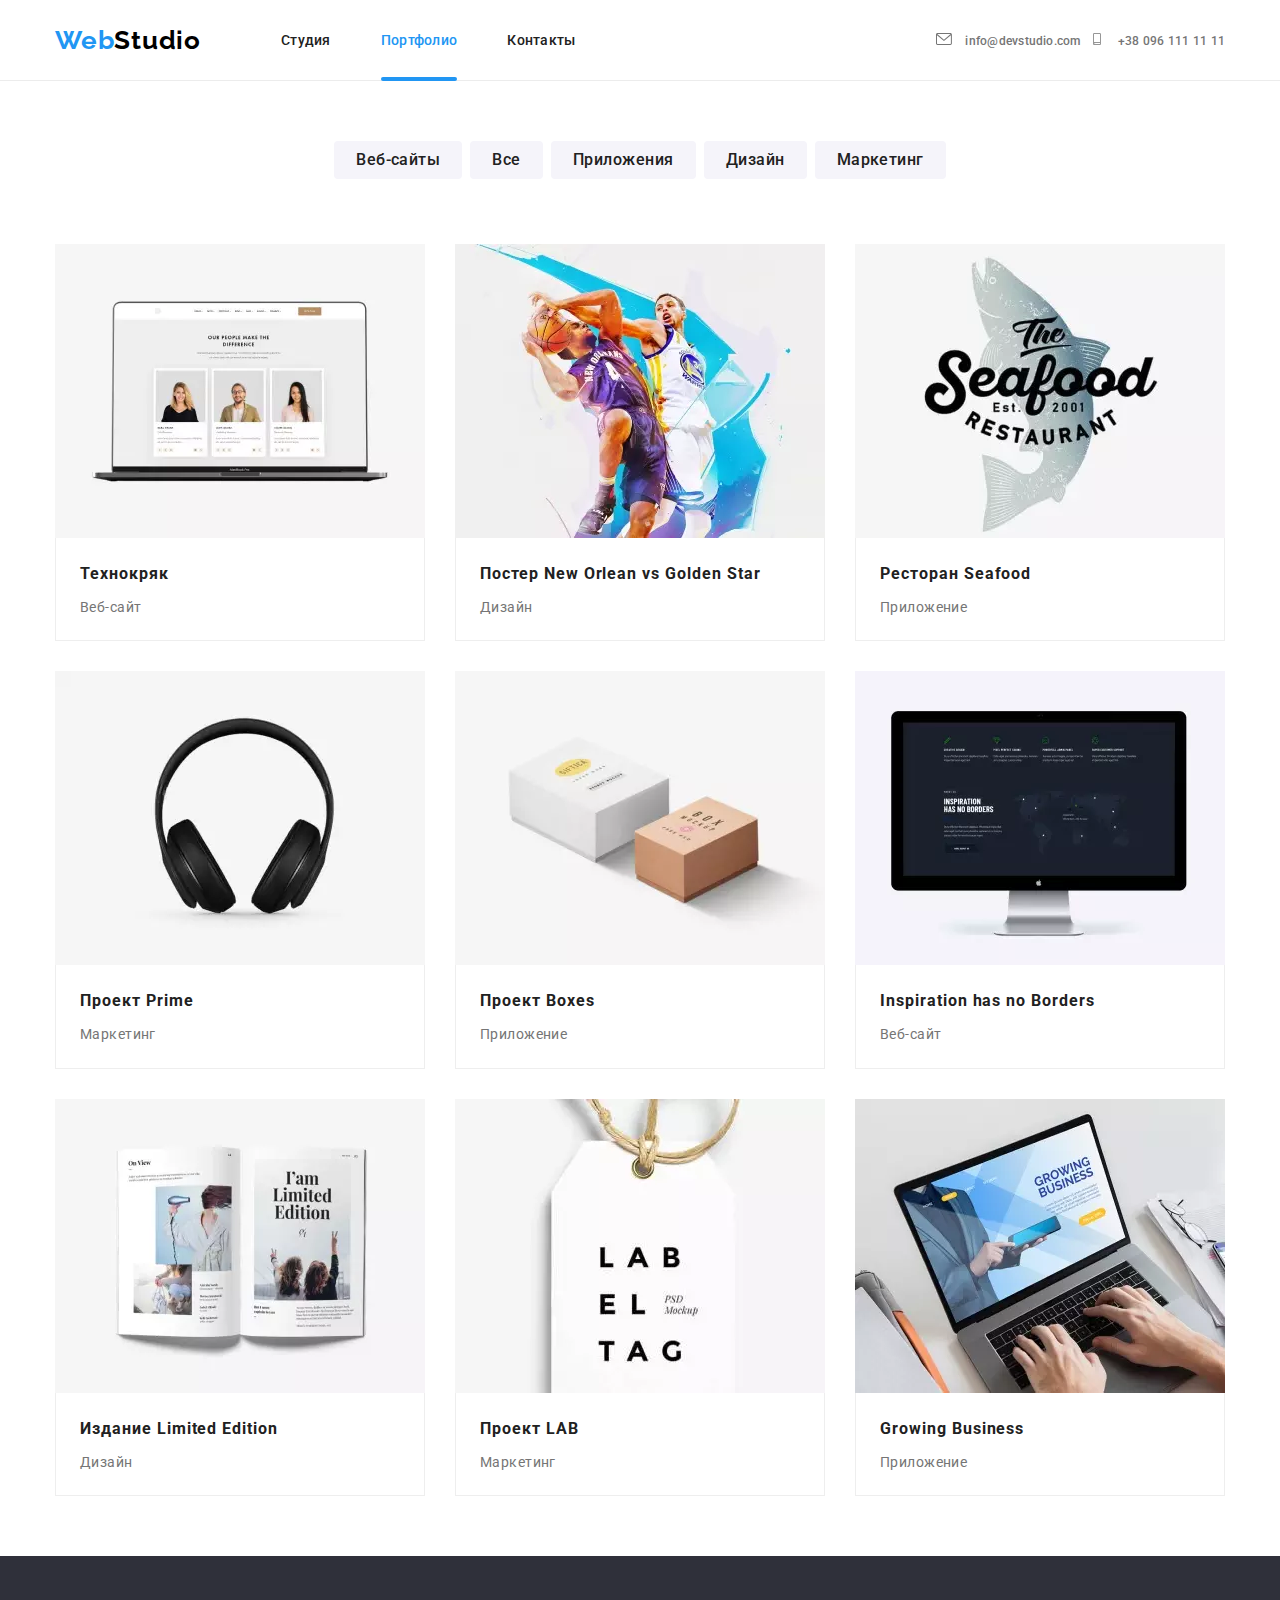
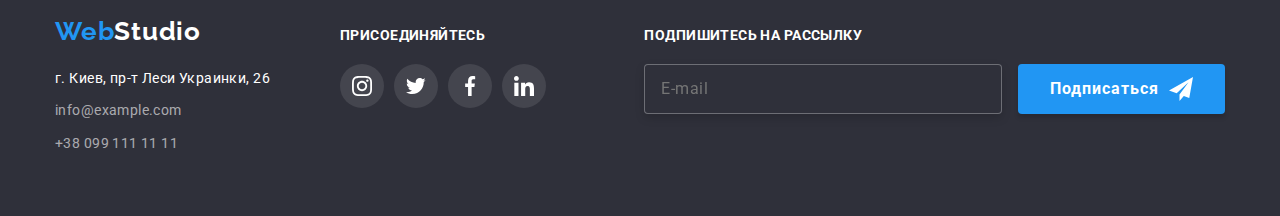
<file: portfolio.html>
<!DOCTYPE html>
<html lang="ru">
	<head>
		<meta charset="UTF-8" />
		<meta name="viewport" content="width=device-width, initial-scale=1.0" />
		<title>Document</title>

		<link
			href="https://fonts.googleapis.com/css2?family=Raleway:wght@400;500;700&family=Roboto:wght@400;500;700;900&display=swap"
			rel="stylesheet"
		/>
		<link
			rel="stylesheet"
			href="https://cdnjs.cloudflare.com/ajax/libs/modern-normalize/0.7.0/modern-normalize.min.css"
		/>
		<link rel="stylesheet" href="./css/portfolio.min.css" />
	</head>
	<body>
		<!-- Навигация -->

		<header class="page-header">
			<div class="container page-header__container">
				<nav class="nav">
					<a href="./index.html" class="link logo">
						<span class="logo__web">Web</span><span class="logo__studio">Studio</span></a
					>
					<button
						type="button"
						class="nav__button"
						data-menu-button
						aria-expanded="false"
						aria-controls="menu-container"
					>
						<svg width="40" height="40" aria-label="Переключатель мобильного меню">
							<use class="icon-menu" href="./images/symbol-defs.svg#menu-nav"></use>
							<use class="icon-cross" href="./images/symbol-defs.svg#close-nav"></use>
						</svg>
					</button>
					<div class="nav__container" id="menu-container" data-menu>
						<ul class="menu">
							<li class="menu__item">
								<a href="./index.html" class="link menu__link">Студия</a>
							</li>
							<li class="menu__item">
								<a href="./portfolio.html" class="link menu__link menu__link--current">Портфолио</a>
							</li>
							<li class="menu__item"><a href="" class="link menu__link">Контакты</a></li>
						</ul>
						<ul class="contacts-header">
							<li class="contacts-header__item">
								<a href="mailto:info@devstudio.com" class="contacts-header__link link">
									<svg class="contacts-header__icon">
										<use href="./images/symbol-defs.svg#icon-envelope"></use>
									</svg>
									info@devstudio.com</a
								>
							</li>
							<li class="contacts-header__item">
								<a href="tel:+380961111111" class="contacts-header__link link">
									<svg class="contacts-header__icon">
										<use href="./images/symbol-defs.svg#icon-smartphone"></use>
									</svg>
									+38 096 111 11 11</a
								>
							</li>
						</ul>
					</div>
				</nav>
			</div>
		</header>
		<main>
			<section class="section">
				<div class="container">
					<h1 class="visually-hidden">Портфолио</h1>
					<ul class="gallery-menu">
						<li class="gallery-menu__item">
							<button type="button" class="gallery-menu__btn" name="Веб-сайты">Веб-сайты</button>
						</li>
						<li class="gallery-menu__item"><button type="button" class="gallery-menu__btn" name="Все">Все</button></li>
						<li class="gallery-menu__item">
							<button type="button" class="gallery-menu__btn" name="Приложения">Приложения</button>
						</li>
						<li class="gallery-menu__item">
							<button type="button" class="gallery-menu__btn" name="Дизайн">Дизайн</button>
						</li>
						<li class="gallery-menu__item">
							<button type="button" class="gallery-menu__btn" name="Маркетинг">Маркетинг</button>
						</li>
					</ul>
				</div>
				<div class="container">
					<ul class="gallery">
						<li class="gallery__item">
							<a href="" class="link">
								<div class="gallery__img">
									<picture>
										<source
											srcset="
												./images/desktop/tehno-desk.webp   1x,
												./images/desktop/tehno-desk.jpg    1x,
												./images/desktop/tehno-desk@2x.jpg 2x
											"
											type="image/webp"
											media="(min-width:1200px)"
										/>
										<source
											srcset="
												./images/tablet/tehno.webp       1x,
												./images/tablet/tehno-tab.jpg    1x,
												./images/tablet/tehno-tab@2x.jpg 2x
											"
											type="image/webp"
											media="(min-width:768px)"
										/>
										<source
											srcset="
												./images/mobile/tehno.webp       1x,
												./images/mobile/tehno-mob.jpg    1x,
												./images/mobile/tehno-mob@2x.jpg 2x
											"
											type="image/webp"
											media="(max-width:767px)"
										/>
										<img src="./images/portfolio/tehnokryak.jpg" alt="" width="370" />
									</picture>
									<p class="gallery__overlay">
										Технокряк это современная площадка распространения коронавируса. Компании используют эту платформу
										для цифрового шпионажа и атак на защищённые сервера конкурентов.
									</p>
								</div>
								<div class="gallery__content">
									<h2 class="section__subtitle gallery__title">Технокряк</h2>
									<p class="gallery__text">Веб-сайт</p>
								</div>
							</a>
						</li>
						<li class="gallery__item">
							<a href="" class="link">
								<div class="gallery__img">
									<picture>
										<source
											srcset="
												./images/desktop/orlean-desk.webp   1x,
												./images/desktop/orlean-desk.jpg    1x,
												./images/desktop/orlean-desk@2x.jpg 2x
											"
											type="image/webp"
											media="(min-width:1200px)"
										/>
										<source
											srcset="
												./images/tablet/orlean.webp       1x,
												./images/tablet/orlean-tab.jpg    1x,
												./images/tablet/orlean-tab@2x.jpg 2x
											"
											type="image/webp"
											media="(min-width:768px)"
										/>
										<source
											srcset="
												./images/mobile/orlean.webp       1x,
												./images/mobile/orlean-mob.jpg    1x,
												./images/mobile/orlean-mob@2x.jpg 2x
											"
											type="image/webp"
											media="(max-width:767px)"
										/>
										<img src="./images/portfolio/new-orlean.jpg" alt="" width="370" />
									</picture>
									<p class="gallery__overlay">
										Технокряк это современная площадка распространения коронавируса. Компании используют эту платформу
										для цифрового шпионажа и атак на защищённые сервера конкурентов.
									</p>
								</div>
								<div class="gallery__content">
									<h2 class="section__subtitle gallery__title">Постер New Orlean vs Golden Star</h2>
									<p class="gallery__text">Дизайн</p>
								</div>
							</a>
						</li>
						<li class="gallery__item">
							<a href="" class="link">
								<div class="gallery__img">
									<picture>
										<source
											srcset="
												./images/desktop/sea-desk.webp   1x,
												./images/desktop/sea-desk.jpg    1x,
												./images/desktop/sea-desk@2x.jpg 2x
											"
											type="image/webp"
											media="(min-width:1200px)"
										/>
										<source
											srcset="
												./images/tablet/sea.webp       1x,
												./images/tablet/sea-tab.jpg    1x,
												./images/tablet/sea-tab@2x.jpg 2x
											"
											type="image/webp"
											media="(min-width:768px)"
										/>
										<source
											srcset="
												./images/mobile/sea.webp       1x,
												./images/mobile/sea-mob.jpg    1x,
												./images/mobile/sea-mob@2x.jpg 2x
											"
											type="image/webp"
											media="(max-width:767px)"
										/>
										<img src="./images/portfolio/seafood.jpg" alt="" width="370" />
									</picture>
									<p class="gallery__overlay">
										Технокряк это современная площадка распространения коронавируса. Компании используют эту платформу
										для цифрового шпионажа и атак на защищённые сервера конкурентов.
									</p>
								</div>
								<div class="gallery__content">
									<h2 class="section__subtitle gallery__title">Ресторан Seafood</h2>
									<p class="gallery__text">Приложение</p>
								</div>
							</a>
						</li>
						<li class="gallery__item">
							<a href="" class="link">
								<div class="gallery__img">
									<picture>
										<source
											srcset="
												./images/desktop/prime-desk.webp   1x,
												./images/desktop/prime-desk.jpg    1x,
												./images/desktop/prime-desk@2x.jpg 2x
											"
											type="image/webp"
											media="(min-width:1200px)"
										/>
										<source
											srcset="
												./images/tablet/prime.webp       1x,
												./images/tablet/prime-tab.jpg    1x,
												./images/tablet/prime-tab@2x.jpg 2x
											"
											type="image/webp"
											media="(min-width:768px)"
										/>
										<source
											srcset="
												./images/mobile/prime.webp       1x,
												./images/mobile/prime-mob.jpg    1x,
												./images/mobile/prime-mob@2x.jpg 2x
											"
											type="image/webp"
											media="(max-width:767px)"
										/>
										<img src="./images/portfolio/prime.jpg" alt="" width="370" />
									</picture>
									<p class="gallery__overlay">
										Технокряк это современная площадка распространения коронавируса. Компании используют эту платформу
										для цифрового шпионажа и атак на защищённые сервера конкурентов.
									</p>
								</div>
								<div class="gallery__content">
									<h2 class="section__subtitle gallery__title">Проект Prime</h2>
									<p class="gallery__text">Маркетинг</p>
								</div>
							</a>
						</li>
						<li class="gallery__item">
							<a href="" class="link">
								<div class="gallery__img">
									<picture>
										<source
											srcset="
												./images/desktop/box-desk.webp   1x,
												./images/desktop/box-desk.jpg    1x,
												./images/desktop/box-desk@2x.jpg 2x
											"
											type="image/webp"
											media="(min-width:1200px)"
										/>
										<source
											srcset="
												./images/tablet/box.webp       1x,
												./images/tablet/box-tab.jpg    1x,
												./images/tablet/box-tab@2x.jpg 2x
											"
											type="image/webp"
											media="(min-width:768px)"
										/>
										<source
											srcset="
												./images/mobile/box.webp       1x,
												./images/mobile/box-mob.jpg    1x,
												./images/mobile/box-mob@2x.jpg 2x
											"
											type="image/webp"
											media="(max-width:767px)"
										/>
										<img src="./images/portfolio/boxes.jpg" alt="" width="370" />
									</picture>
									<p class="gallery__overlay">
										Технокряк это современная площадка распространения коронавируса. Компании используют эту платформу
										для цифрового шпионажа и атак на защищённые сервера конкурентов.
									</p>
								</div>
								<div class="gallery__content">
									<h2 class="section__subtitle gallery__title">Проект Boxes</h2>
									<p class="gallery__text">Приложение</p>
								</div>
							</a>
						</li>
						<li class="gallery__item">
							<a href="" class="link">
								<div class="gallery__img">
									<picture>
										<source
											srcset="
												./images/desktop/insp-desk.webp   1x,
												./images/desktop/insp-desk.jpg    1x,
												./images/desktop/insp-desk@2x.jpg 2x
											"
											type="image/webp"
											media="(min-width:1200px)"
										/>
										<source
											srcset="
												./images/tablet/insp.webp       1x,
												./images/tablet/insp-tab.jpg    1x,
												./images/tablet/insp-tab@2x.jpg 2x
											"
											type="image/webp"
											media="min-width: 768px"
										/>
										<source
											srcset="
												./images/mobile/ins.webp       1x,
												./images/mobile/ins-mob.jpg    1x,
												./images/mobile/ins-mob@2x.jpg 2x
											"
											type="image/webp"
											media="(max-width:767px)"
										/>
										<img src="./images/portfolio/inspiration.jpg" alt="" width="370" />
									</picture>
									<p class="gallery__overlay">
										Технокряк это современная площадка распространения коронавируса. Компании используют эту платформу
										для цифрового шпионажа и атак на защищённые сервера конкурентов.
									</p>
								</div>
								<div class="gallery__content">
									<h2 class="section__subtitle gallery__title">Inspiration has no Borders</h2>
									<p class="gallery__text">Веб-сайт</p>
								</div>
							</a>
						</li>
						<li class="gallery__item">
							<a href="" class="link">
								<div class="gallery__img">
									<picture>
										<source
											srcset="
												./images/desktop/lim-desk.webp   1x,
												./images/desktop/lim-desk.jpg    1x,
												./images/desktop/lim-desk@2x.jpg 2x
											"
											type="image/webp"
											media="(min-width:1200px)"
										/>
										<source
											srcset="
												./images/tablet/lim.webp       1x,
												./images/tablet/lim-tab.jpg    1x,
												./images/tablet/lim-tab@2x.jpg 2x
											"
											type="image/webp"
											media="(min-width:768px)"
										/>
										<source
											srcset="
												./images/mobile/lim.webp       1x,
												./images/mobile/lim-mob.jpg    1x,
												./images/mobile/lim-mob@2x.jpg 2x
											"
											type="image/webp"
											media="(max-width:767px)"
										/>
										<img src="./images/portfolio/limited.jpg" alt="" width="370" />
									</picture>
									<p class="gallery__overlay">
										Технокряк это современная площадка распространения коронавируса. Компании используют эту платформу
										для цифрового шпионажа и атак на защищённые сервера конкурентов.
									</p>
								</div>
								<div class="gallery__content">
									<h2 class="section__subtitle gallery__title">Издание Limited Edition</h2>
									<p class="gallery__text">Дизайн</p>
								</div>
							</a>
						</li>
						<li class="gallery__item">
							<a href="" class="link">
								<div class="gallery__img">
									<picture>
										<source
											srcset="
												./images/desktop/lab-desk.webp   1x,
												./images/desktop/lab-desk.jpg    1x,
												./images/desktop/lab-desk@2x.jpg 2x
											"
											type="image/webp"
											media="(min-width:1200px)"
										/>
										<source
											srcset="
												./images/tablet/lab.webp       1x,
												./images/tablet/lab-tab.jpg    1x,
												./images/tablet/lab-tab@2x.jpg 2x
											"
											type="image/webp"
											media="(min-width:768px)"
										/>
										<source
											srcset="
												./images/mobile/lab.webp       1x,
												./images/mobile/lab-mob.jpg    1x,
												./images/mobile/lab-mob@2x.jpg 2x
											"
											type="image/webp"
											media="(max-width:767px)"
										/>
										<img src="./images/portfolio/lab.jpg" alt="" width="370" />
									</picture>
									<p class="gallery__overlay">
										Технокряк это современная площадка распространения коронавируса. Компании используют эту платформу
										для цифрового шпионажа и атак на защищённые сервера конкурентов.
									</p>
								</div>
								<div class="gallery__content">
									<h2 class="section__subtitle gallery__title">Проект LAB</h2>
									<p class="gallery__text">Маркетинг</p>
								</div>
							</a>
						</li>
						<li class="gallery__item">
							<a href="" class="link">
								<div class="gallery__img">
									<picture>
										<source
											srcset="
												./images/desktop/business-desk.webp   1x,
												./images/desktop/business-desk.jpg    1x,
												./images/desktop/business-desk@2x.jpg 2x
											"
											type="image/webp"
											media="(min-width:1200px)"
										/>
										<source
											srcset="
												./images/tablet/business.webp       1x,
												./images/tablet/business-tab.jpg    1x,
												./images/tablet/business-tab@2x.jpg 2x
											"
											type="image/webp"
											media="(min-width:768px)"
										/>
										<source
											srcset="
												./images/mobile/business.webp       1x,
												./images/mobile/business-mob.jpg    1x,
												./images/mobile/business-mob@2x.jpg 2x
											"
											type="image/webp"
											media="(max-width:767px)"
										/>
										<img src="./images/portfolio/business.jpg" alt="" width="370" />
									</picture>
									<p class="gallery__overlay">
										Технокряк это современная площадка распространения коронавируса. Компании используют эту платформу
										для цифрового шпионажа и атак на защищённые сервера конкурентов.
									</p>
								</div>
								<div class="gallery__content">
									<h2 class="section__subtitle gallery__title">Growing Business</h2>
									<p class="gallery__text">Приложение</p>
								</div>
							</a>
						</li>
					</ul>
				</div>
			</section>
		</main>
		<footer class="page-footer">
			<div class="container page-footer__container">
				<div class="desktop">
					<div class="contacts-container">
						<a href="./index.html" class="link logo page-footer__logo">
							<span class="logo__web">Web</span><span class="logo__studio--footer">Studio</span></a
						>
						<address class="address">
							<span class="address__text">г. Киев, пр-т Леси Украинки, 26</span>
							<a href="mailto:info@example.com" class="address__item link">info@example.com</a>
							<a href="tel:+380991111111" class="address__item link">+38 099 111 11 11</a>
						</address>
					</div>
					<div class="join-container">
						<p class="text-footer">Присоединяйтесь</p>
						<ul class="social">
							<li class="social__item">
								<a href="" class="social__link social__link--bg">
									<svg class="icon" width="20" height="20">
										<use href="./images/symbol-defs.svg#icon-instagram"></use>
									</svg>
								</a>
							</li>
							<li class="social__item">
								<a href="" class="social__link social__link--bg">
									<svg class="icon" width="20" height="20">
										<use href="./images/symbol-defs.svg#icon-twitter"></use>
									</svg>
								</a>
							</li>
							<li class="social__item">
								<a href="" class="social__link social__link--bg">
									<svg class="icon" width="20" height="20">
										<use href="./images/symbol-defs.svg#icon-facebook"></use>
									</svg>
								</a>
							</li>
							<li class="social__item">
								<a href="" class="social__link social__link--bg">
									<svg class="icon" width="20" height="20">
										<use href="./images/symbol-defs.svg#icon-linkedin"></use>
									</svg>
								</a>
							</li>
						</ul>
					</div>
				</div>

				<form class="subscribe-form">
					<label>
						<span class="text-footer">Подпишитесь на рассылку</span>
						<input type="text" name="email" placeholder="E-mail" class="input-footer" />
					</label>

					<button type="submit" class="button submit-btn" name="Подписаться">Подписаться</button>
				</form>
			</div>
		</footer>
		<script src="./js/menu.js"></script>
	</body>
</html>
</file>
<file: css/portfolio.min.css>
/*! normalize.css v8.0.1 | MIT License | github.com/necolas/normalize.css */html{line-height:1.15;-webkit-text-size-adjust:100%}body{margin:0}main{display:block}h1{font-size:2em;margin:0.67em 0}hr{box-sizing:content-box;height:0;overflow:visible}pre{font-family:monospace, monospace;font-size:1em}a{background-color:transparent}abbr[title]{border-bottom:none;text-decoration:underline;text-decoration:underline dotted}b,strong{font-weight:bolder}code,kbd,samp{font-family:monospace, monospace;font-size:1em}small{font-size:80%}sub,sup{font-size:75%;line-height:0;position:relative;vertical-align:baseline}sub{bottom:-0.25em}sup{top:-0.5em}img{border-style:none}button,input,optgroup,select,textarea{font-family:inherit;font-size:100%;line-height:1.15;margin:0}button,input{overflow:visible}button,select{text-transform:none}button,[type="button"],[type="reset"],[type="submit"]{-webkit-appearance:button}button::-moz-focus-inner,[type="button"]::-moz-focus-inner,[type="reset"]::-moz-focus-inner,[type="submit"]::-moz-focus-inner{border-style:none;padding:0}button:-moz-focusring,[type="button"]:-moz-focusring,[type="reset"]:-moz-focusring,[type="submit"]:-moz-focusring{outline:1px dotted ButtonText}fieldset{padding:0.35em 0.75em 0.625em}legend{box-sizing:border-box;color:inherit;display:table;max-width:100%;padding:0;white-space:normal}progress{vertical-align:baseline}textarea{overflow:auto}[type="checkbox"],[type="radio"]{box-sizing:border-box;padding:0}[type="number"]::-webkit-inner-spin-button,[type="number"]::-webkit-outer-spin-button{height:auto}[type="search"]{-webkit-appearance:textfield;outline-offset:-2px}[type="search"]::-webkit-search-decoration{-webkit-appearance:none}::-webkit-file-upload-button{-webkit-appearance:button;font:inherit}details{display:block}summary{display:list-item}template{display:none}[hidden]{display:none}.visually-hidden{position:absolute;width:1px;height:1px;margin:-1px;border:0;padding:0;clip:rect(0 0 0 0);clip-path:inset(50%);overflow:hidden;white-space:nowrap}body{font-family:"Roboto", sans-serif;background-color:#fff;color:#757575}body.modal-open{overflow:hidden}p{margin:0;color:#757575}img{display:block;min-width:100%;height:auto}ul{list-style:none;margin:0;padding:0}button{border:none;font:inherit;cursor:pointer}textarea{resize:none;height:120px}.link{text-decoration:none}.container{width:100%;padding-left:15px;padding-right:15px;margin-left:auto;margin-right:auto}@media screen and (min-width: 480px){.container{width:480px}}@media screen and (min-width: 768px){.container{width:768px}}@media screen and (min-width: 1200px){.container{width:1200px}}.section{padding-top:60px;padding-bottom:60px}.section__title{margin-top:0;margin-bottom:30px;color:#212121;font-weight:700;font-size:36px;line-height:1.16;text-align:center;letter-spacing:0.03em}.section__subtitle{margin:0;margin-bottom:10px;color:#212121}.button{transition:background-color 250ms cubic-bezier(0.4, 0, 0.2, 1);box-shadow:0px 4px 4px rgba(0,0,0,0.15);border-radius:4px;padding:10px 32px;min-width:200px;background-color:#2196f3;color:#fff;font-weight:bold;font-size:16px;line-height:1.87;text-align:center;letter-spacing:0.06em;outline:none}.button:hover{background:#188ce8;box-shadow:0px 4px 4px rgba(0,0,0,0.15);border-radius:4px}.page-header{position:relative;border-bottom:1px solid #ececec}.nav{display:flex;min-height:60px;align-items:center;justify-content:space-between}@media screen and (min-width: 768px){.nav{min-height:80px}}@media screen and (min-width: 768px){.menu{display:flex;align-items:center;padding-left:80px}}@media screen and (max-width: 767px){.menu__item{margin-bottom:40px}}@media screen and (min-width: 768px){.menu__item:not(:last-child){margin-right:50px}}.menu__link{position:relative;transition:color 250ms cubic-bezier(0.4, 0, 0.2, 1);color:#212121;font-weight:500;font-size:18px;line-height:1.16;letter-spacing:0.02em}@media screen and (min-width: 768px){.menu__link{font-size:14px;line-height:1.16}}.menu__link--current{color:#2196f3}.menu__link--current::after{content:"";position:absolute;left:0;bottom:-8px;height:4px;width:100%;border-radius:2px;background-color:#2196f3}@media screen and (min-width: 768px){.menu__link--current::after{bottom:-33px}}.menu__link:hover,.menu__link:focus{color:#2196f3}@media screen and (max-width: 767px){.contacts-header__item:not(:last-child){margin-bottom:16px}}@media screen and (min-width: 768px){.contacts-header__item:not(:last-child){margin-bottom:10px}}@media screen and (min-width: 1200px){.contacts-header{display:flex;align-items:center}.contacts-header__item:not(:last-child){margin-bottom:0;margin-right:8px}}.contacts-header__icon{width:16px;height:12px;margin-right:10px;fill:currentColor}.contacts-header__link{transition:color 250ms cubic-bezier(0.4, 0, 0.2, 1);font-weight:500;font-size:14px;line-height:1.14;letter-spacing:0.02em;color:#757575}.contacts-header__link:hover,.contacts-header__link:focus{color:#2196f3}@media screen and (min-width: 768px){.contacts-header__link{font-size:12px;line-height:1.16}}.nav__button{display:inline-flex;margin:0;padding:0;border:none;background-color:transparent}.nav__button:hover,.nav__button:focus{fill:#2196f3}.nav__button .icon-cross{display:none}@media screen and (min-width: 768px){.nav__button{display:none}}.nav__button.is-open .icon-cross{display:block}.nav__button.is-open .icon-menu{display:none}@media screen and (max-width: 767px){.nav__container{display:none;position:absolute;top:102%;left:0;width:100%;padding-top:60px;padding-bottom:60px;background-color:#fff;text-align:center}.nav__container.is-open{display:block;z-index:1}}@media screen and (min-width: 768px){.nav__container{display:flex;justify-content:space-between;flex-grow:1}}.page-header{position:relative;border-bottom:1px solid #ececec}.nav{display:flex;min-height:60px;align-items:center;justify-content:space-between}@media screen and (min-width: 768px){.nav{min-height:80px}}@media screen and (min-width: 768px){.menu{display:flex;align-items:center;padding-left:80px}}@media screen and (max-width: 767px){.menu__item{margin-bottom:40px}}@media screen and (min-width: 768px){.menu__item:not(:last-child){margin-right:50px}}.menu__link{position:relative;transition:color 250ms cubic-bezier(0.4, 0, 0.2, 1);color:#212121;font-weight:500;font-size:18px;line-height:1.16;letter-spacing:0.02em}@media screen and (min-width: 768px){.menu__link{font-size:14px;line-height:1.16}}.menu__link--current{color:#2196f3}.menu__link--current::after{content:"";position:absolute;left:0;bottom:-8px;height:4px;width:100%;border-radius:2px;background-color:#2196f3}@media screen and (min-width: 768px){.menu__link--current::after{bottom:-33px}}.menu__link:hover,.menu__link:focus{color:#2196f3}@media screen and (max-width: 767px){.contacts-header__item:not(:last-child){margin-bottom:16px}}@media screen and (min-width: 768px){.contacts-header__item:not(:last-child){margin-bottom:10px}}@media screen and (min-width: 1200px){.contacts-header{display:flex;align-items:center}.contacts-header__item:not(:last-child){margin-bottom:0;margin-right:8px}}.contacts-header__icon{width:16px;height:12px;margin-right:10px;fill:currentColor}.contacts-header__link{transition:color 250ms cubic-bezier(0.4, 0, 0.2, 1);font-weight:500;font-size:14px;line-height:1.14;letter-spacing:0.02em;color:#757575}.contacts-header__link:hover,.contacts-header__link:focus{color:#2196f3}@media screen and (min-width: 768px){.contacts-header__link{font-size:12px;line-height:1.16}}.logo{font-family:"Raleway", sans-serif;font-weight:700;font-size:26px;line-height:1.19;letter-spacing:0.03em}.logo__web{color:#2196f3}.logo__studio{color:#000000}.logo__studio--footer{font-weight:700;color:#fff}.social{display:flex;justify-content:center}.social__item:not(:last-child){margin-right:10px}.social__link{display:inline-flex;justify-content:center;align-items:center;background-color:#fff;border-radius:50%;width:44px;height:44px;transition:background-color 250ms cubic-bezier(0.4, 0, 0.2, 1)}.social__link:hover,.social__link:focus{background-color:#2196f3}.social__link--bg{background-color:rgba(255,255,255,0.1);border-radius:50%}.social__icon{transition:fill 250ms cubic-bezier(0.4, 0, 0.2, 1);fill:#afb1b8}.social__link:hover .social__icon,.social__link:focus .social__icon{fill:#fff}.gallery-menu{display:flex;flex-wrap:wrap;margin-bottom:50px;justify-content:start}@media screen and (min-width: 768px){.gallery-menu{justify-content:center}}.gallery-menu__item:not(:last-child){margin-right:8px}.gallery-menu__item:nth-child(-n+2){margin-bottom:15px}.gallery-menu__btn{border-radius:4px;padding:6px 22px;transition:background-color 250ms cubic-bezier(0.4, 0, 0.2, 1),color 250ms cubic-bezier(0.4, 0, 0.2, 1),box-shadow 250ms cubic-bezier(0.4, 0, 0.2, 1);background-color:#f5f4fa;color:#212121;font-weight:500;font-size:16px;line-height:1.6;letter-spacing:0.03em}.gallery-menu__btn:hover,.gallery-menu__btn:focus{background-color:#2196f3;color:#fff;box-shadow:0px 4px 4px rgba(0,0,0,0.15)}@media screen and (min-width: 768px){.gallery{display:flex;flex-wrap:wrap}}.gallery__img{position:relative;overflow:hidden}.gallery__content{padding:20px 24px;border-bottom:1px solid #eeeeee;border-left:1px solid #eeeeee;border-right:1px solid #eeeeee}.gallery__title{margin-bottom:4px;font-weight:bold;font-style:normal;font-size:16px;line-height:2;letter-spacing:0.06em}.gallery__text{font-weight:400;font-size:14px;line-height:1.9;letter-spacing:0.03em}.gallery__item{margin-bottom:30px;transition:transform 250ms cubic-bezier(0.4, 0, 0.2, 1)}.gallery__item:hover,.gallery__item:focus{box-shadow:0px 1px 1px rgba(0,0,0,0.12),0px 4px 4px rgba(0,0,0,0.06),1px 4px 6px rgba(0,0,0,0.16)}@media screen and (min-width: 768px){.gallery__item{width:calc((100% - 30px) / 2);margin-right:30px}.gallery__item:nth-child(even){margin-right:0}}@media screen and (min-width: 1200px){.gallery__item{flex-basis:calc((100% - 2 * 30px) / 3)}.gallery__item:nth-child(even){margin-right:30px}.gallery__item:nth-child(3n+1){margin-left:0}.gallery__item:nth-child(3n){margin-right:0}.gallery__item:nth-last-child(-n+3){margin-bottom:0}}.gallery__overlay{position:absolute;top:0;left:0;width:100%;height:100%;margin:0;padding:63px 24px;transform:translateY(100%);opacity:0;transition:transform 250ms cubic-bezier(0.4, 0, 0.2, 1),opacity 250ms cubic-bezier(0.4, 0, 0.2, 1);font-weight:normal;font-size:18px;line-height:1.5;letter-spacing:0.03em;color:#fff;background-color:rgba(33,150,243,0.9)}.gallery__item:hover .gallery__overlay,.gallery__item:focus .gallery__overlay{transform:translateY(0);opacity:1}.page-footer{padding-top:60px;padding-bottom:60px;background-color:#2f303a}.page-footer__logo{display:block;width:154px;margin-left:auto;margin-right:auto;margin-bottom:20px}@media screen and (min-width: 1200px){.page-footer__logo{margin-left:0}}.page-footer .icon{fill:#fff}@media screen and (min-width: 1200px){.page-footer__container{display:flex;align-items:baseline}}.logo__studio--footer{font-weight:700;color:#fff}@media screen and (max-width: 1199px){.contacts-container{margin-bottom:60px}}@media screen and (max-width: 1199px){.join-container{margin-bottom:60px}}@media screen and (min-width: 1200px){.join-container{margin-left:70px}}.text-footer{margin-bottom:20px;text-align:center;color:#fff;font-weight:bold;font-size:14px;line-height:1.1;letter-spacing:0.03em;text-transform:uppercase}@media screen and (min-width: 1200px){.text-footer{text-align:start}}.address{font-style:normal;font-weight:400;font-size:14px;line-height:1.7;letter-spacing:0.03em;text-align:center}@media screen and (min-width: 1200px){.address{text-align:start}}.address__text{display:block;margin-bottom:8px;color:#fff}.address__item{display:block;color:rgba(255,255,255,0.6)}.address__item:not(:last-child){margin-bottom:9px}@media screen and (min-width: 768px){.desktop{display:flex;align-items:baseline;justify-content:space-around;margin-bottom:60px}}@media screen and (min-width: 1200px){.desktop{margin-bottom:0}}.subscribe-form .text-footer{display:block}@media screen and (min-width: 1200px){.subscribe-form{margin-left:auto}}.input-footer{width:100%;height:50px;margin-bottom:20px;padding-left:16px;background-color:#2f303a;border:1px solid rgba(255,255,255,0.3);box-sizing:border-box;filter:drop-shadow(0px 4px 4px rgba(0,0,0,0.15));border-radius:4px;font-weight:normal;font-size:16px;line-height:1.25;letter-spacing:0.03em;color:#fff}@media screen and (min-width: 768px){.input-footer{width:450px;display:block;margin-left:auto;margin-right:auto}}@media screen and (min-width: 1200px){.input-footer{display:inline-flex;width:358px;margin-right:12px;margin-bottom:0}}.submit-btn{display:flex;margin:0 auto;align-items:center}.submit-btn::after{content:"";width:24px;height:24px;margin-left:10px;background-image:url(../images/send.svg)}@media screen and (min-width: 1200px){.submit-btn{display:inline-flex}}
/*# sourceMappingURL=portfolio.min.css.map */
</file>
